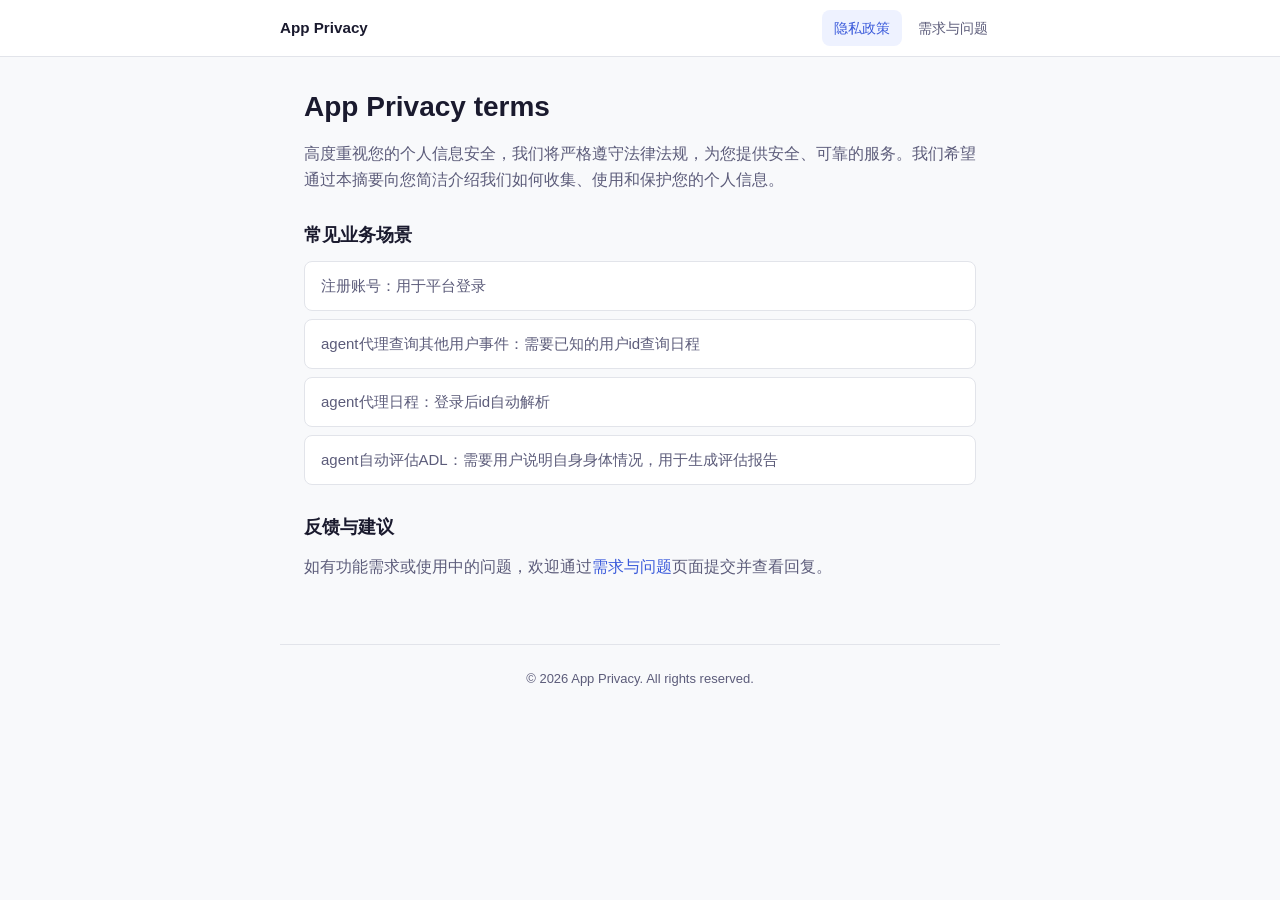
<file: index.html>
<!DOCTYPE html>
<html lang="zh-CN">
<head>
  <meta charset="UTF-8">
  <meta name="viewport" content="width=device-width, initial-scale=1.0">
  <title>隐私政策 - App Privacy</title>
  <link rel="stylesheet" href="css/style.css">
</head>
<body>
  <header class="site-header">
    <div class="site-header__inner">
      <a href="index.html" class="site-logo">App Privacy</a>
      <nav class="site-nav">
        <a href="index.html" class="active">隐私政策</a>
        <a href="requests.html">需求与问题</a>
      </nav>
    </div>
  </header>

  <main>
    <h1>App Privacy terms</h1>

    <p>高度重视您的个人信息安全，我们将严格遵守法律法规，为您提供安全、可靠的服务。我们希望通过本摘要向您简洁介绍我们如何收集、使用和保护您的个人信息。</p>

    <h2>常见业务场景</h2>
    <ul class="content-list">
      <li>注册账号：用于平台登录</li>
      <li>agent代理查询其他用户事件：需要已知的用户id查询日程</li>
      <li>agent代理日程：登录后id自动解析</li>
      <li>agent自动评估ADL：需要用户说明自身身体情况，用于生成评估报告</li>
    </ul>

    <h2>反馈与建议</h2>
    <p>如有功能需求或使用中的问题，欢迎通过<a href="requests.html">需求与问题</a>页面提交并查看回复。</p>
  </main>

  <footer class="site-footer">
    <p>&copy; 2026 App Privacy. All rights reserved.</p>
  </footer>
</body>
</html>
</file>
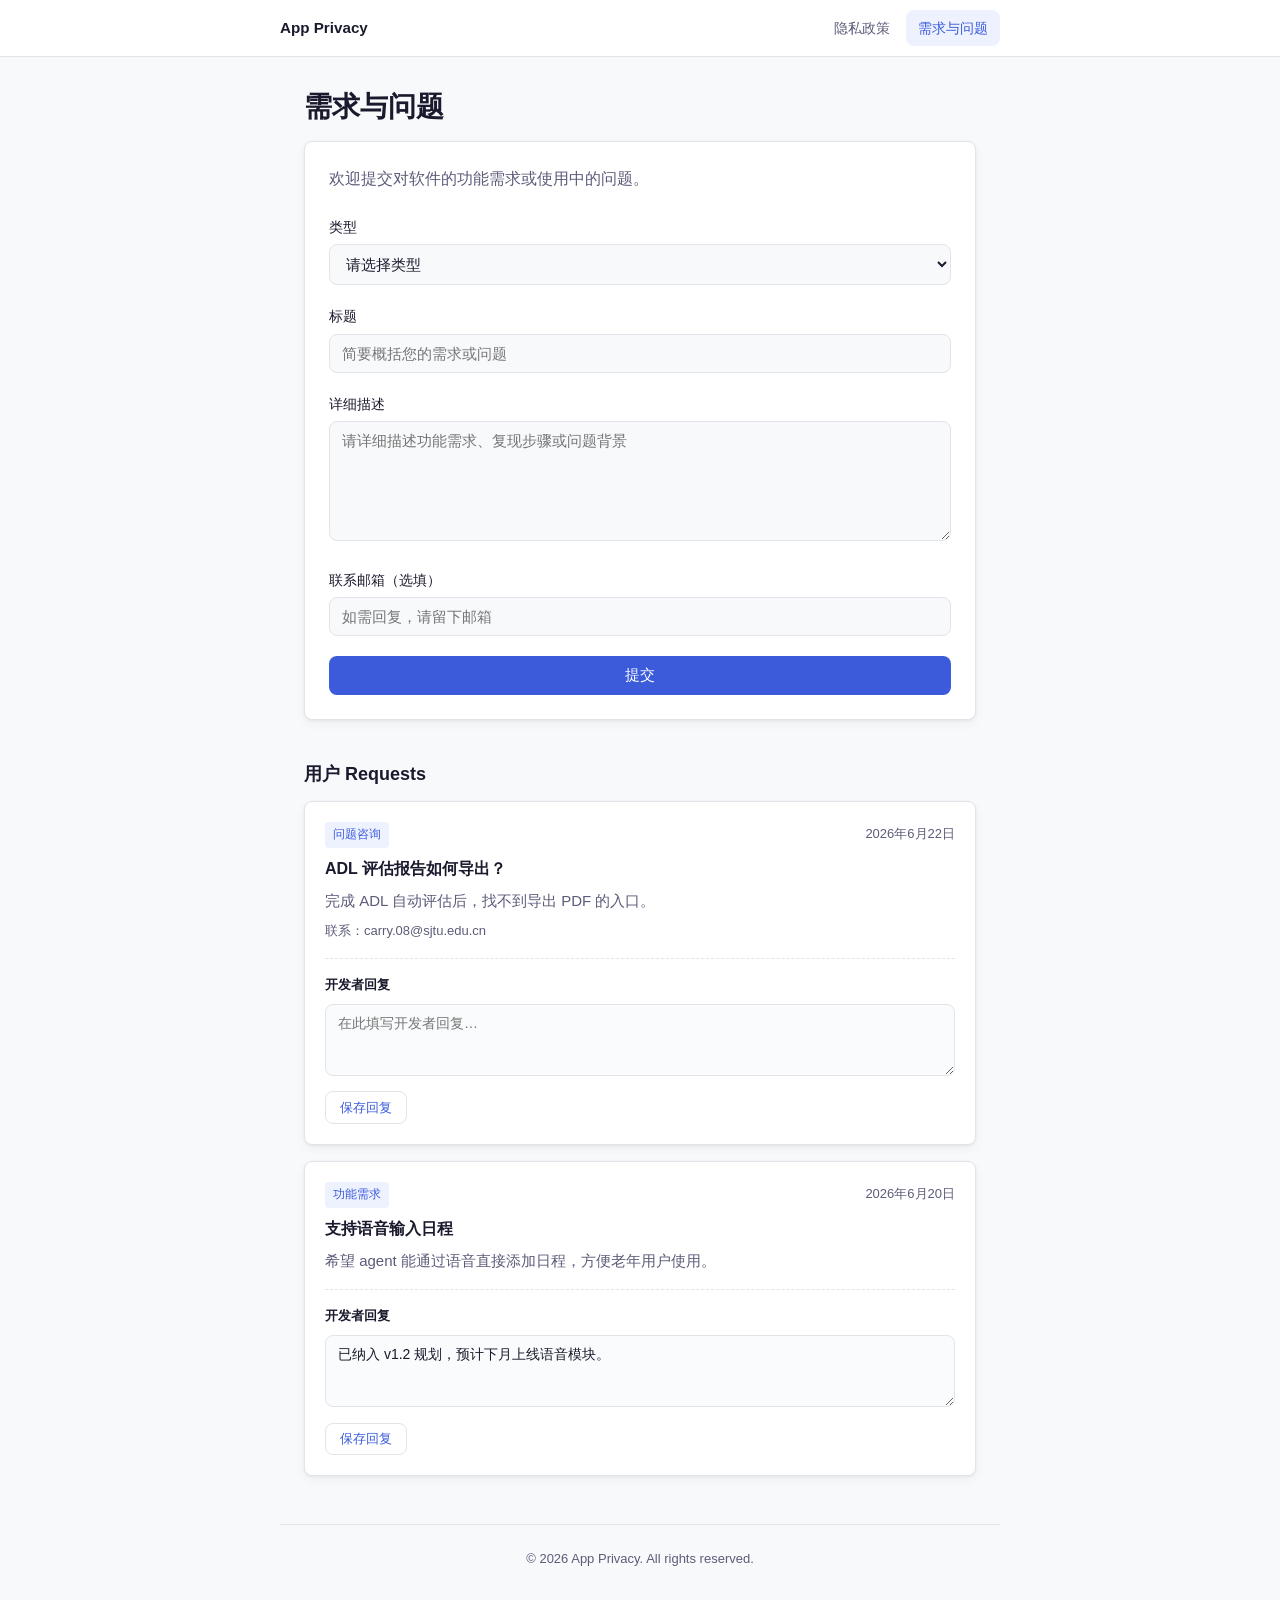
<file: requests.html>
<!DOCTYPE html>
<html lang="zh-CN">
<head>
  <meta charset="UTF-8">
  <meta name="viewport" content="width=device-width, initial-scale=1.0">
  <title>需求与问题 - App Privacy</title>
  <link rel="stylesheet" href="css/style.css">
</head>
<body>
  <header class="site-header">
    <div class="site-header__inner">
      <a href="index.html" class="site-logo">App Privacy</a>
      <nav class="site-nav">
        <a href="index.html">隐私政策</a>
        <a href="requests.html" class="active">需求与问题</a>
      </nav>
    </div>
  </header>

  <main>
    <h1>需求与问题</h1>

    <div class="form-card">
      <p class="form-intro">欢迎提交对软件的功能需求或使用中的问题。</p>

      <div id="form-message" class="form-message" hidden></div>

      <form id="request-form" novalidate>
        <div class="form-group">
          <label for="type">类型</label>
          <select id="type" name="type" required>
            <option value="">请选择类型</option>
            <option value="feature_request">功能需求</option>
            <option value="bug_report">Bug 反馈</option>
            <option value="question">问题咨询</option>
            <option value="other">其他</option>
          </select>
        </div>

        <div class="form-group">
          <label for="title">标题</label>
          <input type="text" id="title" name="title" placeholder="简要概括您的需求或问题" required maxlength="200">
        </div>

        <div class="form-group">
          <label for="content">详细描述</label>
          <textarea id="content" name="content" placeholder="请详细描述功能需求、复现步骤或问题背景" required maxlength="5000"></textarea>
        </div>

        <div class="form-group">
          <label for="email">联系邮箱（选填）</label>
          <input type="email" id="email" name="email" placeholder="如需回复，请留下邮箱">
        </div>

        <button type="submit" class="btn btn-primary" id="submit-btn">提交</button>
      </form>
    </div>

    <h2 class="section-title">用户 Requests</h2>
    <p id="requests-empty" class="empty-hint" hidden>暂无记录，提交第一条需求或问题吧。</p>
    <div id="requests-list" class="requests-list"></div>
  </main>

  <footer class="site-footer">
    <p>&copy; 2026 App Privacy. All rights reserved.</p>
  </footer>

  <script src="js/requests.js"></script>
</body>
</html>
</file>
<file: css/style.css>
*,
*::before,
*::after {
  box-sizing: border-box;
}

:root {
  --color-bg: #f8f9fb;
  --color-surface: #ffffff;
  --color-text: #1a1a2e;
  --color-text-muted: #5c5c7a;
  --color-border: #e2e4ea;
  --color-primary: #3b5bdb;
  --color-primary-hover: #2f4ac0;
  --color-primary-light: #eef2ff;
  --color-error: #c0392b;
  --color-success: #1e7e34;
  --radius: 8px;
  --shadow: 0 1px 3px rgba(0, 0, 0, 0.06), 0 4px 12px rgba(0, 0, 0, 0.04);
  --font: -apple-system, BlinkMacSystemFont, "Segoe UI", Roboto, "Helvetica Neue", Arial, sans-serif;
}

html {
  font-size: 16px;
  -webkit-text-size-adjust: 100%;
}

body {
  margin: 0;
  font-family: var(--font);
  color: var(--color-text);
  background: var(--color-bg);
  line-height: 1.6;
  min-height: 100vh;
}

a {
  color: var(--color-primary);
  text-decoration: none;
}

a:hover {
  text-decoration: underline;
}

.site-header {
  background: var(--color-surface);
  border-bottom: 1px solid var(--color-border);
  padding: 0 1.5rem;
}

.site-header__inner {
  max-width: 720px;
  margin: 0 auto;
  display: flex;
  align-items: center;
  justify-content: space-between;
  height: 56px;
}

.site-logo {
  font-weight: 600;
  font-size: 0.95rem;
  color: var(--color-text);
  text-decoration: none;
}

.site-logo:hover {
  text-decoration: none;
  color: var(--color-primary);
}

.site-nav {
  display: flex;
  gap: 0.25rem;
}

.site-nav a {
  padding: 0.4rem 0.75rem;
  border-radius: var(--radius);
  font-size: 0.875rem;
  color: var(--color-text-muted);
  text-decoration: none;
  transition: background 0.15s, color 0.15s;
}

.site-nav a:hover {
  background: var(--color-primary-light);
  color: var(--color-primary);
  text-decoration: none;
}

.site-nav a.active {
  background: var(--color-primary-light);
  color: var(--color-primary);
  font-weight: 500;
}

main {
  max-width: 720px;
  margin: 0 auto;
  padding: 2rem 1.5rem 3rem;
}

h1 {
  font-size: 1.75rem;
  font-weight: 700;
  margin: 0 0 1rem;
  line-height: 1.3;
}

h2 {
  font-size: 1.125rem;
  font-weight: 600;
  margin: 1.75rem 0 0.75rem;
}

p {
  margin: 0 0 1rem;
  color: var(--color-text-muted);
}

.content-list {
  margin: 0;
  padding: 0;
  list-style: none;
}

.content-list li {
  padding: 0.75rem 1rem;
  margin-bottom: 0.5rem;
  background: var(--color-surface);
  border: 1px solid var(--color-border);
  border-radius: var(--radius);
  color: var(--color-text-muted);
  font-size: 0.9375rem;
}

.site-footer {
  max-width: 720px;
  margin: 0 auto;
  padding: 1.5rem;
  text-align: center;
  font-size: 0.8125rem;
  color: var(--color-text-muted);
  border-top: 1px solid var(--color-border);
}

/* Form styles */
.form-card {
  background: var(--color-surface);
  border: 1px solid var(--color-border);
  border-radius: var(--radius);
  padding: 1.5rem;
  box-shadow: var(--shadow);
}

.form-intro {
  margin-bottom: 1.5rem;
}

.form-group {
  margin-bottom: 1.25rem;
}

.form-group label {
  display: block;
  font-size: 0.875rem;
  font-weight: 500;
  margin-bottom: 0.375rem;
  color: var(--color-text);
}

.form-group .hint {
  font-size: 0.8125rem;
  color: var(--color-text-muted);
  margin-top: 0.25rem;
}

.form-group input,
.form-group select,
.form-group textarea {
  width: 100%;
  padding: 0.625rem 0.75rem;
  font-family: var(--font);
  font-size: 0.9375rem;
  border: 1px solid var(--color-border);
  border-radius: var(--radius);
  background: var(--color-bg);
  color: var(--color-text);
  transition: border-color 0.15s, box-shadow 0.15s;
}

.form-group input:focus,
.form-group select:focus,
.form-group textarea:focus {
  outline: none;
  border-color: var(--color-primary);
  box-shadow: 0 0 0 3px rgba(59, 91, 219, 0.15);
  background: var(--color-surface);
}

.form-group input.error,
.form-group select.error,
.form-group textarea.error {
  border-color: var(--color-error);
}

.form-group textarea {
  min-height: 120px;
  resize: vertical;
}

.form-checkbox {
  display: flex;
  align-items: flex-start;
  gap: 0.5rem;
  margin-bottom: 1.25rem;
}

.form-checkbox input {
  margin-top: 0.25rem;
  flex-shrink: 0;
}

.form-checkbox label {
  font-size: 0.875rem;
  color: var(--color-text-muted);
  line-height: 1.5;
}

.btn {
  display: inline-flex;
  align-items: center;
  justify-content: center;
  padding: 0.625rem 1.25rem;
  font-family: var(--font);
  font-size: 0.9375rem;
  font-weight: 500;
  border: none;
  border-radius: var(--radius);
  cursor: pointer;
  transition: background 0.15s, opacity 0.15s;
}

.btn-primary {
  background: var(--color-primary);
  color: #fff;
  width: 100%;
}

.btn-primary:hover:not(:disabled) {
  background: var(--color-primary-hover);
}

.btn-primary:disabled {
  opacity: 0.6;
  cursor: not-allowed;
}

.form-message {
  padding: 0.75rem 1rem;
  border-radius: var(--radius);
  font-size: 0.875rem;
  margin-bottom: 1rem;
}

.form-message.success {
  background: #d4edda;
  color: var(--color-success);
  border: 1px solid #c3e6cb;
}

.form-message.error {
  background: #f8d7da;
  color: var(--color-error);
  border: 1px solid #f5c6cb;
}

.form-message[hidden] {
  display: none;
}

.section-title {
  margin-top: 2.5rem;
}

.empty-hint {
  text-align: center;
  padding: 2rem 1rem;
  color: var(--color-text-muted);
  font-size: 0.9375rem;
}

.requests-list {
  display: flex;
  flex-direction: column;
  gap: 1rem;
}

.request-card {
  background: var(--color-surface);
  border: 1px solid var(--color-border);
  border-radius: var(--radius);
  padding: 1.25rem;
  box-shadow: var(--shadow);
}

.request-header {
  display: flex;
  align-items: center;
  justify-content: space-between;
  gap: 0.5rem;
  margin-bottom: 0.5rem;
}

.request-type {
  font-size: 0.75rem;
  font-weight: 500;
  padding: 0.2rem 0.5rem;
  background: var(--color-primary-light);
  color: var(--color-primary);
  border-radius: 4px;
}

.request-date {
  font-size: 0.8125rem;
  color: var(--color-text-muted);
}

.request-title {
  font-size: 1rem;
  font-weight: 600;
  margin: 0 0 0.5rem;
  color: var(--color-text);
}

.request-content {
  margin: 0 0 0.5rem;
  font-size: 0.9375rem;
  color: var(--color-text-muted);
}

.request-email {
  margin: 0;
  font-size: 0.8125rem;
  color: var(--color-text-muted);
}

.reply-section {
  margin-top: 1rem;
  padding-top: 1rem;
  border-top: 1px dashed var(--color-border);
}

.reply-label {
  display: block;
  font-size: 0.8125rem;
  font-weight: 600;
  color: var(--color-text);
  margin-bottom: 0.5rem;
}

.reply-input {
  width: 100%;
  padding: 0.625rem 0.75rem;
  font-family: var(--font);
  font-size: 0.875rem;
  border: 1px solid var(--color-border);
  border-radius: var(--radius);
  background: #fafbfc;
  color: var(--color-text);
  resize: vertical;
  min-height: 72px;
  margin-bottom: 0.5rem;
}

.reply-input:focus {
  outline: none;
  border-color: var(--color-primary);
  box-shadow: 0 0 0 3px rgba(59, 91, 219, 0.12);
  background: var(--color-surface);
}

.btn-secondary {
  background: var(--color-surface);
  color: var(--color-primary);
  border: 1px solid var(--color-border);
  padding: 0.4rem 0.875rem;
  font-size: 0.8125rem;
}

.btn-secondary:hover {
  background: var(--color-primary-light);
  border-color: var(--color-primary);
}
</file>
